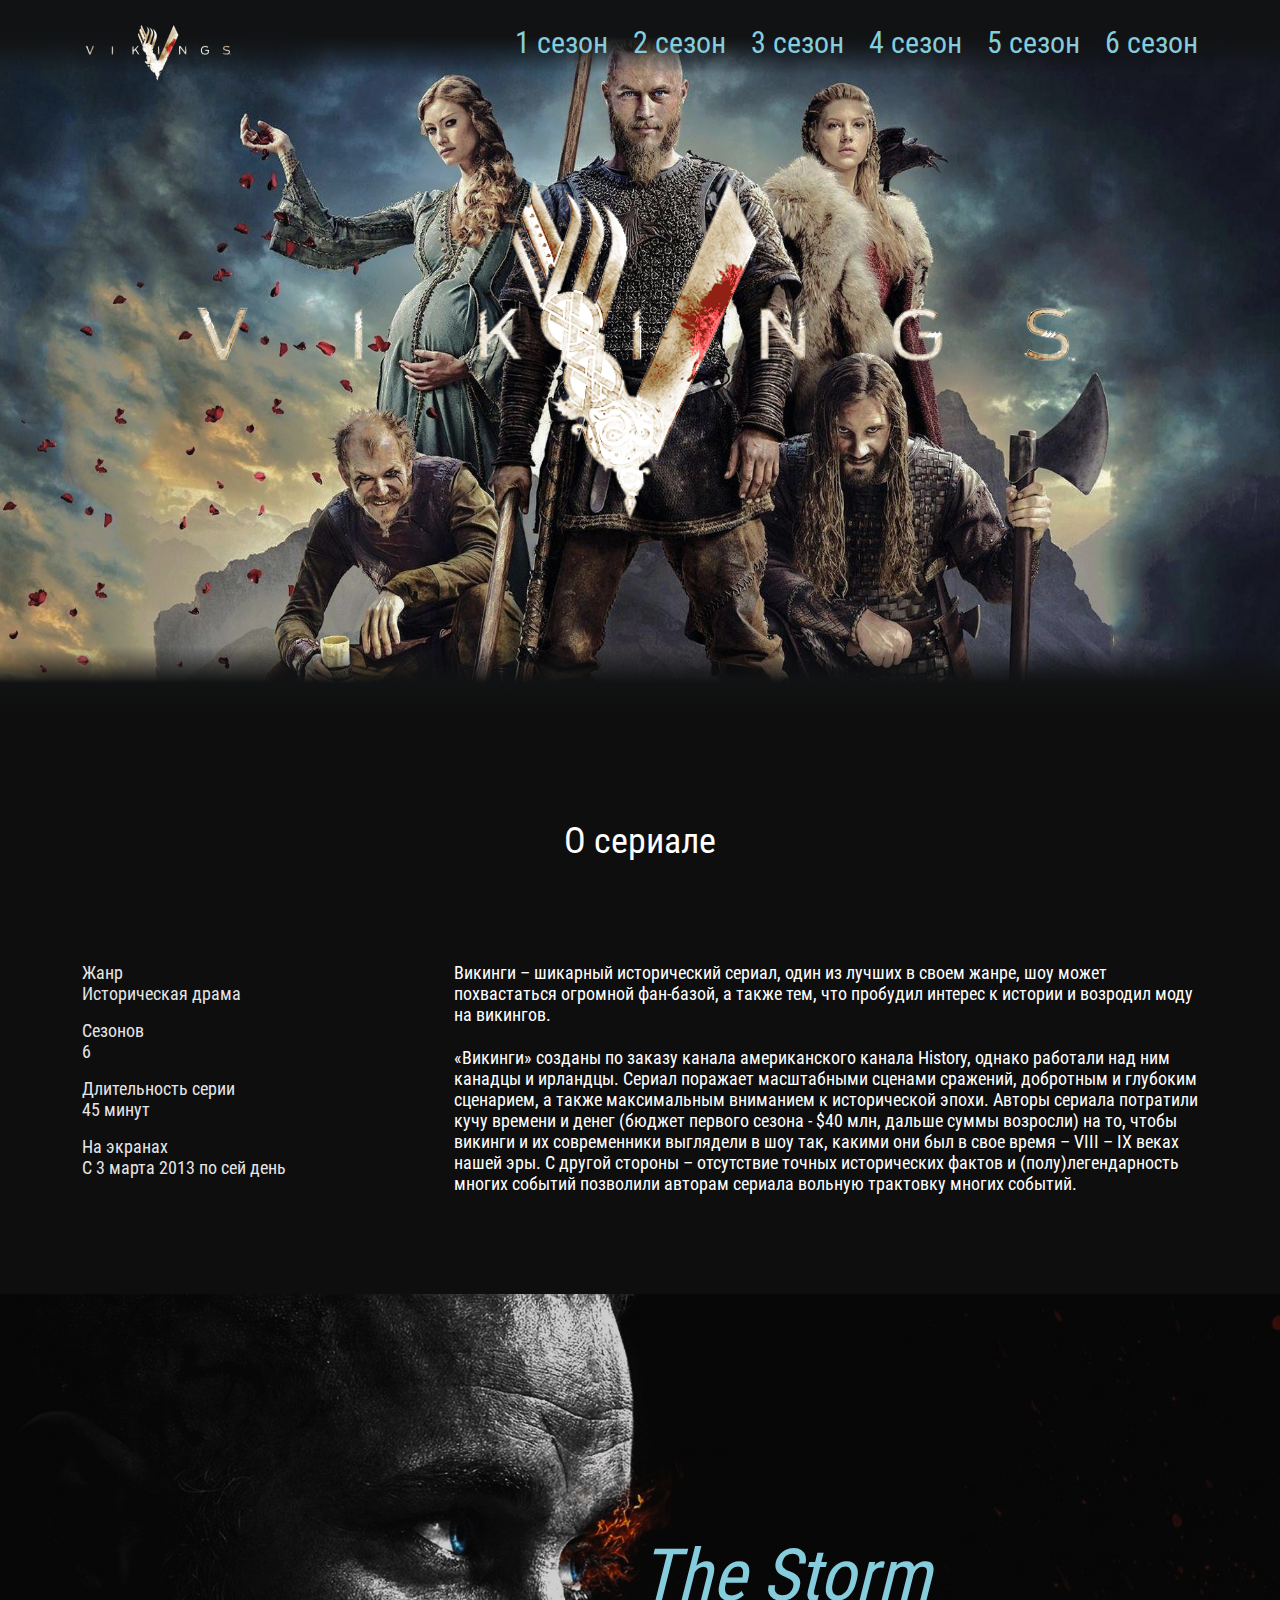
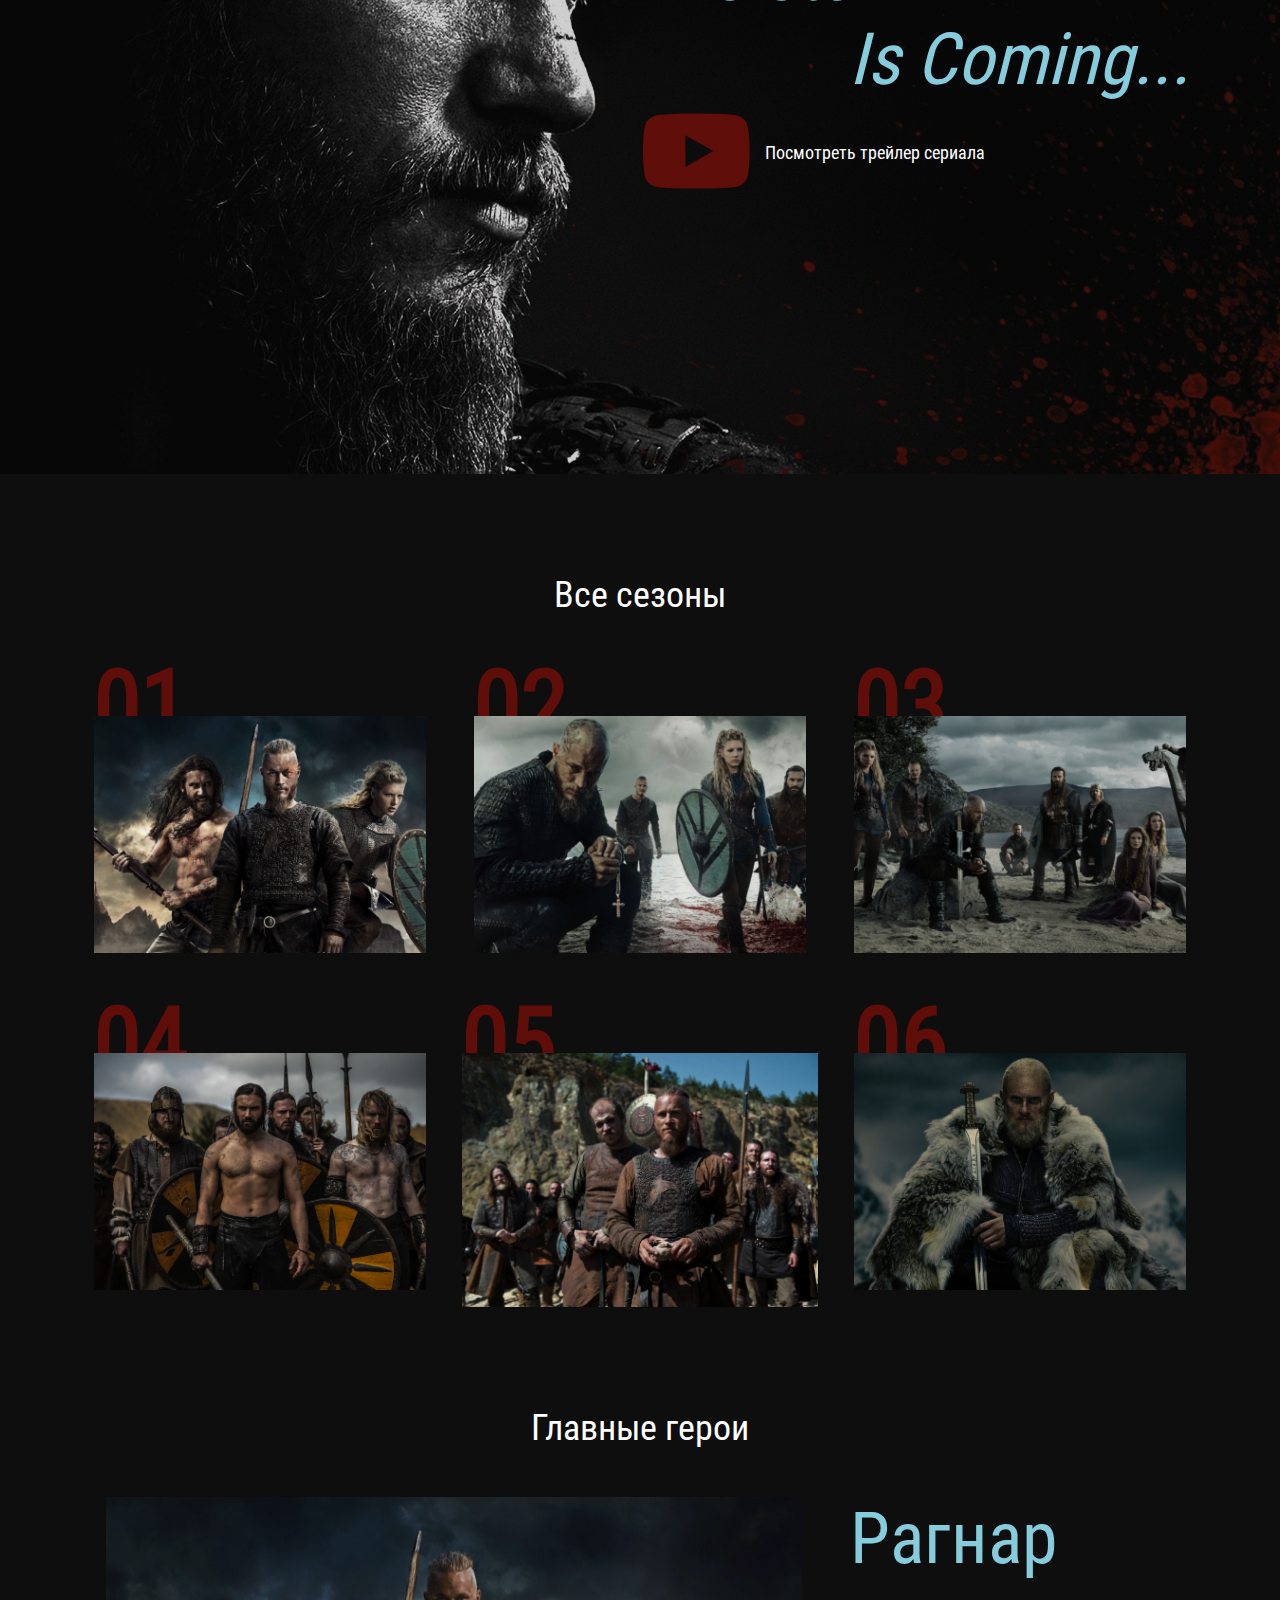
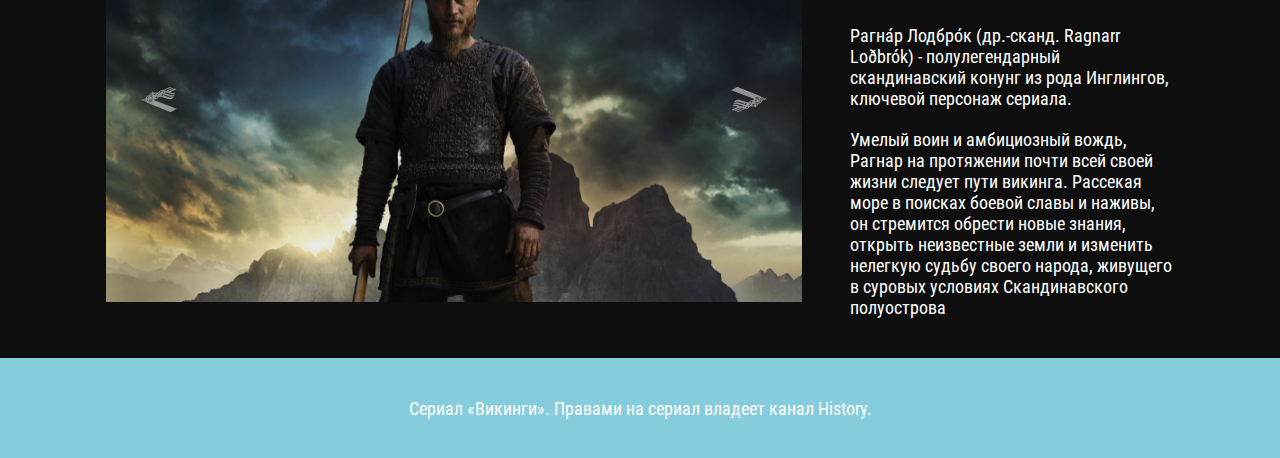
<file: index.html>
<!DOCTYPE html>
<html lang="en">

<head>
    <meta charset="UTF-8">
    <meta http-equiv="X-UA-Compatible" content="IE=edge">
    <meta name="viewport" content="width=device-width, initial-scale=1.0">
    <link rel="stylesheet" href="./fonts/all.min.css">
    <link rel="stylesheet" href="./fonts/fonts.css">
    <link rel="stylesheet" href="./bootstrap/bootstrap.min.css">
    <link rel="stylesheet" href="./style/style.css">
    <link rel="stylesheet" href="./style/media.css">
    <title>Document</title>
</head>

<body>
    <header class="header">
        <div class="shadow_top">
            <div class="container">
                <div class="nav">
                    <a href="./index.html" class="logo"><img src="./img/navlogo.png" alt=""></a>
                    <label class="label" for="menu">
                        <i class="bars far fa-bars"></i>
                    </label>
                    <input type="checkbox" id="menu">
                    <ul class="header_list ">
                        <label class="label" for="menu">
                            <i class="close far fa-times"></i>
                        </label>
                        <li><a href="./index2.html" class="header_link">1 сезон</a></li>
                        <li><a href="./index2.html" class="header_link">2 сезон</a></li>
                        <li><a href="./index2.html" class="header_link">3 сезон</a></li>
                        <li><a href="./index2.html" class="header_link">4 сезон</a></li>
                        <li><a href="./index2.html" class="header_link">5 сезон</a></li>
                        <li><a href="./index2.html" class="header_link">6 сезон</a></li>
                    </ul>
                </div>
                <div class="header_logo ">
                    <img class="col-10" src="./img/logo.png" alt="">
                </div>
            </div>
        </div>

        <div class="shadow_bottom">

        </div>
    </header>
    <main class="main">
        <section class="serial">
            <div class="container">
                <h2 class="title">
                    О сериале
                </h2>
                <div class="serial_blok d-flex justify-content-between  flex-column flex-lg-row   ">
                    <div class="serial_item col-md-4 gap-3 mb-3   ">
                        <div class="serial_info">
                            <h3>Жанр</h3>
                            <h3>Историческая драма</h3>
                        </div>
                        <div class="serial_info">
                            <h3>Сезонов</h3>
                            <h3>6</h3>
                        </div>
                        <div class="serial_info">
                            <h3>Длительность серии</h3>
                            <h3>45 минут</h3>
                        </div>
                        <div class="serial_info">
                            <h3>На экранах</h3>
                            <h3>С 3 марта 2013 по сей день</h3>
                        </div>
                    </div>
                    <div class="serial_right col-lg-8 col-md-12  gap-3">
                        <h3 class="right_text ">
                            Викинги – шикарный исторический сериал, один из лучших в своем жанре, шоу может похвастаться
                            огромной фан-базой, а также тем, что пробудил интерес к истории и возродил моду на викингов.
                        </h3>
                        <p class="right_text">
                            «Викинги» созданы по заказу канала американского канала History, однако работали над ним
                            канадцы и ирландцы. Сериал поражает масштабными сценами сражений, добротным и глубоким
                            сценарием, а также максимальным вниманием к исторической эпохи. Авторы сериала потратили
                            кучу времени и денег (бюджет первого сезона - $40 млн, дальше суммы возросли) на то, чтобы
                            викинги и их современники выглядели в шоу так, какими они был в свое время – VIII – IX веках
                            нашей эры. С другой стороны – отсутствие точных исторических фактов и (полу)легендарность
                            многих событий позволили авторам сериала вольную трактовку многих событий.
                        </p>
                    </div>
                </div>
            </div>
        </section>
        <section class="section">
            <div class="strom">
                <h2 class="storm_text">The Storm </h2>
                <h2 class="storm_text">Is Coming...</h2>
                <div class="storm_watch">
                    <i class="fab fa-youtube"></i>
                    <a href="#!">Посмотреть трейлер сериала</a>
                </div>
            </div>

        </section>
        <section class="vse">
            <div class="container">
                <h2 class="title">
                    Все сезоны
                </h2>

                <div class="row vse_grid">
                    <div class="col col-md-4 col-sm-6 col-12 vse_item px-lg-4">
                        <div class=" vse_info">
                            <div class="vse_hover">
                                <a href="#!" class="smotret">Cмотреть</a>
                                <img class="vse_img" src="./img/serii1.png" alt="">
                            </div>
                        </div>
                    </div>
                    <div class="col col-md-4 col-sm-6 col-12 vse_item px-lg-4">
                        <div class="  vse_info vse_info2">
                            <div class="vse_hover">
                                <a href="#!" class="smotret">Cмотреть</a>
                                <img class="vse_img" src="./img/serii2.png" alt="">
                            </div>
                        </div>
                    </div>
                    <div class="col col-md-4 col-sm-6 col-12 vse_item px-lg-4">
                        <div class=" vse_info vse_info3">
                            <div class="vse_hover">
                                <a href="#!" class="smotret">Cмотреть</a>
                                <img class="vse_img" src="./img/serii3.png" alt="">
                            </div>
                        </div>
                    </div>
                    <div class="col col-md-4 col-sm-6 col-12 vse_item px-lg-4">
                        <div class=" vse_info vse_info4">
                            <div class="vse_hover">
                                <a href="#!" class="smotret">Cмотреть</a>
                                <img class="vse_img" src="./img/serii4.png" alt="">
                            </div>
                        </div>
                    </div>
                    <div class="col col-md-4 col-sm-6 col-12 vse_item p-lgx-4">
                        <div class=" vse_info vse_info5">
                            <div class="vse_hover">
                                <a href="#!" class="smotret">Cмотреть</a>
                                <img class="vse_img" src="./img/serii5.png" alt="">
                            </div>
                        </div>
                    </div>
                    <div class="col col-md-4 col-sm-6 col-12 vse_item px-lg-4 ">
                        <div class=" vse_info vse_info6">
                            <div class="vse_hover">
                                <a href="#!" class="smotret">Cмотреть</a>
                                <img class="vse_img" src="./img/serii6.png" alt="">
                            </div>
                        </div>
                    </div>
                </div>
            </div>

        </section>
        <section class="heroes">
            <div class="container">
                <h2 class="title">
                    Главные герои
                </h2>
                <div class="heroes_blok d-flex justify-content-between flex-column-reverse flex-lg-row  mt-5">
                    <div class="corusel col-lg-8 px-lg-4">
                        <div id="carouselExampleControls" class="carousel slide " data-bs-ride="carousel">
                            <div class="carousel-inner">
                                <div class="carousel-item active">
                                    <img src="./img/rognar.jpg" class="d-block w-100" alt="...">
                                </div>
                                <div class="carousel-item">
                                    <img src="./img/rognar.jpg" class="d-block w-100" alt="...">
                                </div>
                                <div class="carousel-item">
                                    <img src="./img/rognar.jpg" class="d-block w-100" alt="...">
                                </div>
                            </div>
                            <button class="carousel-control-prev" type="button"
                                data-bs-target="#carouselExampleControls" data-bs-slide="prev">
                                <span class="" aria-hidden="true">
                                    <img src="./img/left.png" alt="">
                                </span>
                                <span class="visually-hidden">Previous</span>
                            </button>
                            <button class="carousel-control-next" type="button"
                                data-bs-target="#carouselExampleControls" data-bs-slide="next">
                                <span class="" aria-hidden="true">
                                    <img src="./img/right.png" alt="">
                                </span>
                                <span class="visually-hidden">Next</span>
                            </button>
                        </div>
                    </div>

                    <div class="heroes_info col-lg-4 px-lg-4">
                        <h3 class="heroes_title">
                            Рагнар
                        </h3>
                        <h4 class="heroes_text">
                            Рагна́р Лодбро́к (др.-сканд. Ragnarr Loðbrók) - полулегендарный скандинавский конунг из рода
                            Инглингов, ключевой персонаж сериала.
                        </h4>
                        <p class="heroes_text">
                            Умелый воин и амбициозный вождь, Рагнар на протяжении почти всей своей жизни следует пути
                            викинга. Рассекая море в поисках боевой славы и наживы, он стремится обрести новые знания,
                            открыть неизвестные земли и изменить нелегкую судьбу своего народа, живущего в суровых
                            условиях Скандинавского полуострова
                        </p>

                    </div>
                </div>
            </div>
        </section>

    </main>
    <div class="footer">
        <div class="container">
            <h4 class="footer_text">Сериал «Викинги». Правами на сериал владеет канал History.</h4>
        </div>
    </div>
    <script src="./bootstrap/bootstrap.min.js"></script>
</body>

</html>
</file>
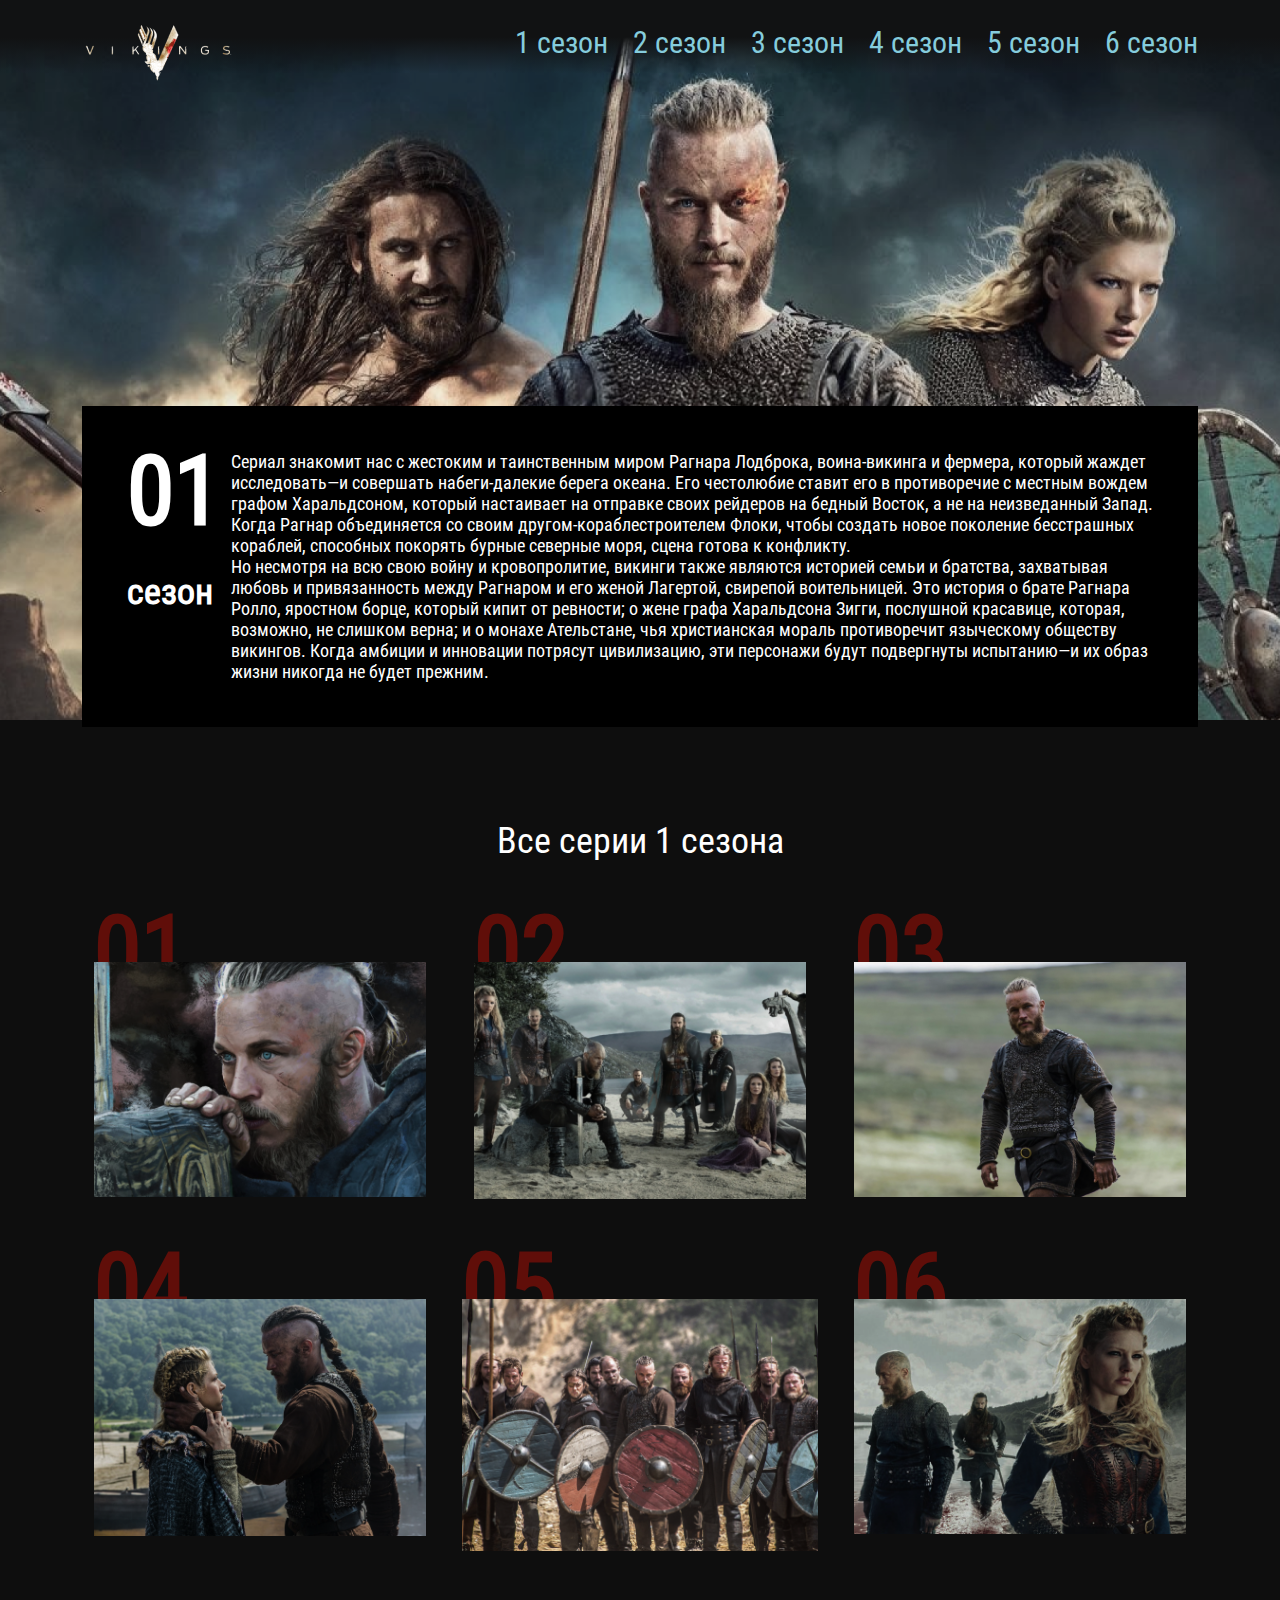
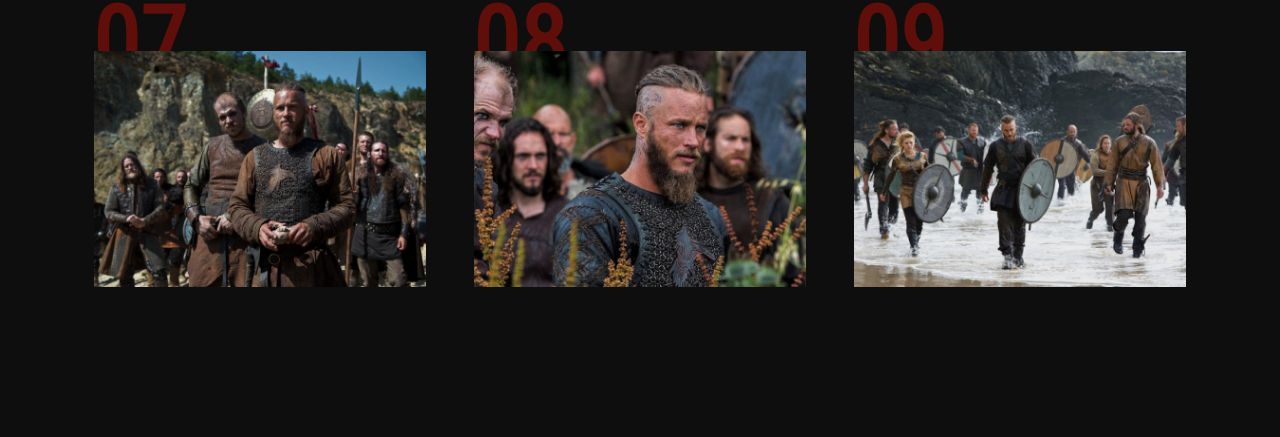
<file: index2.html>
<!DOCTYPE html>
<html lang="en">

<head>
    <meta charset="UTF-8">
    <meta http-equiv="X-UA-Compatible" content="IE=edge">
    <meta name="viewport" content="width=device-width, initial-scale=1.0">
    <link rel="stylesheet" href="./fonts/all.min.css">
    <link rel="stylesheet" href="./fonts/fonts.css">
    <link rel="stylesheet" href="./bootstrap/bootstrap.min.css">
    <link rel="stylesheet" href="./style/style.css">
    <link rel="stylesheet" href="./style/media.css">
    <title>Document</title>
</head>

<body>
    <header class="header_2">
        <div class="shadow_top">
            <div class="container page_2">
                <div class="nav">
                    <a href="./index2.html" class="logo"><img src="./img/navlogo.png" alt=""></a>
                    <label class="label" for="menu">
                        <i class="bars far fa-bars"></i>
                    </label>
                    <input type="checkbox" id="menu">
                    <ul class="header_list ">
                        <label class="label" for="menu">
                            <i class="close far fa-times"></i>
                        </label>
                        <li><a href="./index.html" class="header_link">1 сезон</a></li>
                        <li><a href="./index.html" class="header_link">2 сезон</a></li>
                        <li><a href="./index.html" class="header_link">3 сезон</a></li>
                        <li><a href="./index.html" class="header_link">4 сезон</a></li>
                        <li><a href="./index.html" class="header_link">5 сезон</a></li>
                        <li><a href="./index.html" class="header_link">6 сезон</a></li>
                    </ul>
                </div>


            </div>
        </div>
        <div class="container">
            <div class="header_info">
                <h1 class="sezon">01 <span>сезон</span></h1>
                <div class="header_text">
                    <p>Сериал знакомит нас с жестоким и таинственным миром Рагнара Лодброка, воина-викинга и
                        фермера, который жаждет исследовать—и совершать набеги-далекие берега океана. Его честолюбие
                        ставит его в противоречие с местным вождем графом Харальдсоном, который настаивает на
                        отправке своих рейдеров на бедный Восток, а не на неизведанный Запад. Когда Рагнар
                        объединяется со своим другом-кораблестроителем Флоки, чтобы создать новое поколение
                        бесстрашных кораблей, способных покорять бурные северные моря, сцена готова к конфликту.
                        <br>
                        Но несмотря на всю свою войну и кровопролитие, викинги также являются историей семьи и
                        братства, захватывая любовь и привязанность между Рагнаром и его женой Лагертой, свирепой
                        воительницей. Это история о брате Рагнара Ролло, яростном борце, который кипит от ревности;
                        о жене графа Харальдсона Зигги, послушной красавице, которая, возможно, не слишком верна; и
                        о монахе Ательстане, чья христианская мораль противоречит языческому обществу викингов.
                        Когда амбиции и инновации потрясут цивилизацию, эти персонажи будут подвергнуты испытанию—и
                        их образ жизни никогда не будет прежним.</p>
                </div>
            </div>
        </div>
    </header>
    <main class="sezon1">
        <div class="container">
            <h2 class="title">
                Все серии 1 сезона
            </h2>
            <div class="row vse_grid     justify-content-lg-center">
                <div class="col col-md-4 col-sm-6 col-12 vse_item px-lg-4">
                    <div class=" vse_info">
                        <div class="vse_hover">
                            <a href="#!" class="smotret">Cмотреть</a>
                            <img class="vse_img" src="./img/sezon1-1.png" alt="">
                        </div>
                    </div>
                </div>
                <div class="col col-md-4 col-sm-6 col-12 vse_item px-lg-4">
                    <div class="  vse_info vse_info2">
                        <div class="vse_hover">
                            <a href="#!" class="smotret">Cмотреть</a>
                            <img class="vse_img" src="./img/sezon1-2.png" alt="">
                        </div>
                    </div>
                </div>
                <div class="col col-md-4 col-sm-6 col-12 vse_item px-lg-4">
                    <div class=" vse_info vse_info3">
                        <div class="vse_hover">
                            <a href="#!" class="smotret">Cмотреть</a>
                            <img class="vse_img" src="./img/sezon1-3.png" alt="">
                        </div>
                    </div>
                </div>
                <div class="col col-md-4 col-sm-6 col-12 vse_item px-lg-4">
                    <div class=" vse_info vse_info4">
                        <div class="vse_hover">
                            <a href="#!" class="smotret">Cмотреть</a>
                            <img class="vse_img" src="./img/sezon1-4.png" alt="">
                        </div>
                    </div>
                </div>
                <div class="col col-md-4 col-sm-6 col-12 vse_item p-lgx-4">
                    <div class=" vse_info vse_info5">
                        <div class="vse_hover">
                            <a href="#!" class="smotret">Cмотреть</a>
                            <img class="vse_img" src="./img/sezon1-5.png" alt="">
                        </div>
                    </div>
                </div>
                <div class="col col-md-4 col-sm-6 col-12 vse_item px-lg-4 ">
                    <div class=" vse_info vse_info6">
                        <div class="vse_hover">
                            <a href="#!" class="smotret">Cмотреть</a>
                            <img class="vse_img" src="./img/sezon1-6.png" alt="">
                        </div>
                    </div>
                </div>
                <div class="col col-md-4 col-sm-6 col-12 vse_item px-lg-4 ">
                    <div class=" vse_info vse_info7">
                        <div class="vse_hover">
                            <a href="#!" class="smotret">Cмотреть</a>
                            <img class="vse_img" src="./img/sezon1-7.png" alt="">
                        </div>
                    </div>
                </div>
                <div class="col col-md-4 col-sm-6 col-12 vse_item px-lg-4 ">
                    <div class=" vse_info vse_info8">
                        <div class="vse_hover">
                            <a href="#!" class="smotret">Cмотреть</a>
                            <img class="vse_img" src="./img/sezon1-8.png" alt="">
                        </div>
                    </div>
                </div>
                <div class="col col-md-4 col-sm-6 col-12 vse_item px-lg-4  ">
                    <div class=" vse_info vse_info9">
                        <div class="vse_hover">
                            <a href="#!" class="smotret">Cмотреть</a>
                            <img class="vse_img" src="./img/sezon1-9.png" alt="">
                        </div>
                    </div>
                </div>
            </div>
        </div>

    </main>
</body>

</html>
</file>
<file: fonts/fonts.css>
@font-face {
    font-family: "Roboto";
    src: url(./RobotoCondensed-Regular.ttf);
}
@font-face {
    font-family: "RobotoCondensed";
    src: url(./RobotoCondensed-Light.ttf);
}
</file>
<file: style/style.css>
h1,
h2,
h3,
h4,
h5,
h6,
p {
    margin: 0;
    padding: 0;
}

a {
    text-decoration: none;
}

ul {
    list-style: none;
    padding: 0;
}

* {
    box-sizing: border-box;
}

*::-webkit-scrollbar {
    width: 15px;
    transition: 0.5s;
}

*::-webkit-scrollbar-thumb {
    background-color: #85CCDC;
}

body {
    font-family: 'Roboto';
    background-color: #0E0E0E;
}

.header {
    background-image: url(../img/heder1.jpg);
    background-position: center;
    background-repeat: no-repeat;
    background-size: cover;
    height: 720px;
    position: relative;
}

.shadow_top {
    background: linear-gradient(180deg, #111213 0%, #111213 43.62%, rgba(32, 31, 33, 0) 86.33%);
    height: 85px;
}

.nav {
    display: flex;
    justify-content: space-between;
    padding-top: 25px;
}

.header_list {
    display: flex;
    justify-content: center;
    gap: 25px;
}

.header_link {
    font-weight: normal;
    font-size: 30px;
    line-height: 36px;
    color: #85CCDC;
    transition: 0.5s;
}

.header_link:hover {
    border-bottom: 2px solid #85CCDC;
    color: #85CCDC;
}

#menu {
    display: none;
}

.close {
    color: #85CCDC;
    font-size: 30px;
    position: absolute;
    top: 15px;
    left: 20px;
}

.label {
    display: none;
}

.header_logo {
    margin-top: 100px;
    display: flex;
    justify-content: center;
}

.shadow_bottom {
    background: linear-gradient(180deg, #0E0E0E 0%, #111213 43.62%, rgba(32, 31, 33, 0) 86.33%);
    transform: rotate(180deg);
    height: 85px;
    position: absolute;
    bottom: 0;
    width: 100%;
}

.title {
    margin-top: 100px;
    font-style: normal;
    font-weight: normal;
    font-size: 36px;
    line-height: 42px;
    text-align: center;
    color: #FFFFFF;
}

.serial_blok {
    margin-top: 100px;
    height: 100%;
    margin-bottom: 100px;
}

.serial_item {
    display: flex;
    flex-direction: column;
    justify-content: space-between;
}

.serial_info h3 {
    font-weight: normal;
    font-size: 18px;
    line-height: 21px;
    color: #E5E5E5;
}

.serial_right {
    display: flex;
    flex-direction: column;
    justify-content: space-between;
}

.right_text {
    font-weight: normal;
    font-size: 18px;
    line-height: 21px;
    color: #FFFFFF;
}

.section {
    background: url(../img/storm.jpg);
    background-position: center;
    background-repeat: no-repeat;
    background-size: cover;
    height: 780px;
    width: 100%;
    display: flex;
    align-items: center;
}

.strom {
    width: 550px;
    height: 300px;
    position: relative;
    left: 50%;
}

.storm_text {
    font-style: italic;
    font-weight: 300;
    font-size: 72px;
    line-height: 84px;
    color: #85CCDC;
}

.storm_text:nth-of-type(2) {
    text-align: right;
}

.storm_watch {
    display: flex;
    align-items: center;
}

.storm_watch i {
    font-size: 100px;
    color: #600E09;
    margin-right: 12px;

}

.storm_watch a {
    font-weight: normal;
    font-size: 18px;
    line-height: 21px;
    color: #FFFFFF;
}

.vse_info {
    transition: 0.5s;
    position: relative;
    padding: 0;
    margin-top: 100px;
}

.vse_info img {
    position: relative;
    width: 100%;
}

.vse_info::before {
    content: '01';
    font-weight: bold;
    font-size: 96px;
    line-height: 112px;
    color: #600E09;
    position: absolute;
    transform: translateY(-60%);
}

.vse_info2::before {
    content: '02';
}

.vse_info3::before {
    content: '03';
}

.vse_info4::before {
    content: '04';
}

.vse_info5::before {
    content: '05';
}

.vse_info6::before {
    content: '06';
}
.vse_info7::before {
    content: '07';
}
.vse_info8::before {
    content: '08';
}
.vse_info9::before {
    content: '09';
}

.vse_info::after {
    content: '';
    width: 100%;
    height: 100%;
    position: absolute;
    top: 0;
    left: 0;
    background-color: rgba(0, 0, 0, 0);
    z-index: 9;
    transition: 0.5s;
}

.vse_info:hover::after {
    background-color: rgba(0, 0, 0, 0.5);
}

.vse_info:hover .smotret {
    transform: translateX(-50%) translateY(-50%);
    background-color: black;
    color: #FFFFFF;
}

.smotret {
    font-weight: normal;
    font-size: 36px;
    line-height: 42px;
    text-align: center;
    color: #ffffff00;
    width: 200px;
    height: 65px;
    display: flex;
    justify-content: center;
    align-items: center;
    background-color: rgba(0, 0, 0, 0);
    position: absolute;
    top: 50%;
    left: 50%;
    transform: translateX(-50%) translateY(-50%);
    z-index: 10;
    transition: 0.5s;
}

.heroes_title {
    font-weight: 300;
    font-size: 72px;
    line-height: 84px;
    color: #85CCDC;
    margin-bottom: 44px;
}

.heroes_text {
    font-weight: normal;
    font-size: 18px;
    line-height: 21px;

    color: #FFFFFF;
}

.heroes_text:nth-of-type(1) {
    margin-bottom: 20px;
}

.footer {
    height: 100px;
    background-color: #85CCDC;
    margin-top: 20px;

}

.footer_text {
    font-weight: normal;
    font-size: 18px;
    line-height: 21px;
    /* identical to box height */
    display: flex;
    justify-content: center;
    align-items: center;
    height: 100px;
    color: #FFFFFF;
    text-align: center;

}

.header_2 {
    background-image: url(../img/header2.png);
    background-position: center;
    background-repeat: no-repeat;
    background-size: cover;
    height: 720px;
    position: relative;
    display: flex;
    flex-direction: column;
}

.header_info {
    display: flex;
    justify-content: space-between;
    background-color: black;
    padding: 45px;
        transform: translateY(114%);

    
}

.header_text {
    font-weight: normal;
    font-size: 18px;
    line-height: 21px;
    color: #FFFFFF;
}
.page_2{
    position: relative;
    height: 100%;
}

.sezon {
    font-weight: bold;
    font-size: 96px;
    line-height: 80px;
    color: #FFFFFF;
    margin-right: 10px;
}

.sezon span {
    font-weight: bold;
    font-size: 36px;
    line-height: 42px;
    color: #FFFFFF;
}
.sezon1{
    margin-bottom: 150px;
}
</file>
<file: style/media.css>
@media (max-width:1400px) {
    .header_info {

        transform: translateY(100%);


    }
}
@media (max-width:1200px) {
    .header_info {

        transform: translateY(67%);


    }
}

@media (max-width:1140px) {
    .strom {
        position: relative;
        left: 40%;
    }
}

@media (max-width:992px) {
    .header_link {
        font-size: 25px;
        line-height: 30px;
    }

    .header_list {

        position: absolute;
        flex-direction: column;
        align-items: center;
        background-color: #252B42;
        top: -560px;
        right: 0;
        height: 370px;
        width: 180px;
        transition: 0.5s all linear;
        z-index: 999;
    }

    .label {
        display: flex;
        font-size: 25px;
        color: #85CCDC;
        justify-content: end;
    }

    #menu:checked+.header_list {
        top: 0;
    }

    .header {
        height: 625px;
    }

    .storm_text {
        font-size: 55px;
        line-height: 68px;
    }

    .strom {
        width: 450px;

    }

    .storm_watch i {
        font-size: 80px;
    }

    .header_info {
        transform: translateY(202%);
        height: 210px;
        overflow: hidden;
        overflow-y: auto;

    }
}

@media(max-width:768px) {
    .header {
        height: 525px;
    }

    .title,
    .serial_blok {
        margin-top: 70px;
    }

    .serial_blok {
        margin-bottom: 70px;
    }

    .title {
        font-size: 30px;
        line-height: 36px;
    }

    .storm_text {
        font-size: 50px;
        line-height: 63px;
    }

    .strom {
        width: 400px;
        top: 30%;
        left: 0;
    }

    .storm_watch i {
        font-size: 70px;
    }

    .section {
        height: 600px;
        justify-content: center;
    }
}

@media (max-width:576px) {
    .header {
        height: 425px;
    }

    .header_logo {
        margin-top: 50px;
    }

    .title,
    .serial_blok {
        margin-top: 50px;
    }

    .serial_blok {
        margin-bottom: 50px;
    }

    .serial_info h3,
    .right_text {
        font-size: 15px;
        line-height: 18px;
    }

    .header_link {
        font-size: 20px;
        line-height: 25px;
    }

    .sezon {

        font-size: 70px;
        line-height: 40px;
    }

    .sezon span {
        font-size: 25px;
        line-height: 30px;
    }

    .header_text {
        font-weight: normal;
        font-size: 14px;
        line-height: 17px;
        color: #FFFFFF;
        text-align: justify;
    }

}

@media (max-width:450px) {
    .header {
        height: 400px;
    }

    .header_logo {
        margin-top: 50px;
    }

    .title,
    .serial_blok {
        margin-top: 30px;
    }

    .serial_blok {
        margin-bottom: 30px;
    }

    .storm_text {
        font-size: 40px;
        line-height: 50px;
    }

    .strom {
        width: 280px;
        height: 150px;
        top: 0;
        left: 0;
    }

    .storm_watch i {
        font-size: 50px;
    }

    .storm_watch a {
        font-size: 14px;
        line-height: 17px;
    }

    .section {
        height: 350px;
        justify-content: center;
        align-items: flex-end;
    }

    .heroes_title {
        font-size: 60px;
        line-height: 72px;
        margin-bottom: 15px;
    }

    .heroes_text {
        font-size: 14px;
        line-height: 16px;
    }

    .heroes_text:nth-of-type(1) {
        margin-bottom: 10px;
    }

    .header_info {
        flex-direction: column;
    }

    .sezon {
        margin-right: 0;
        margin-bottom: 15px;
    }
}
</file>
